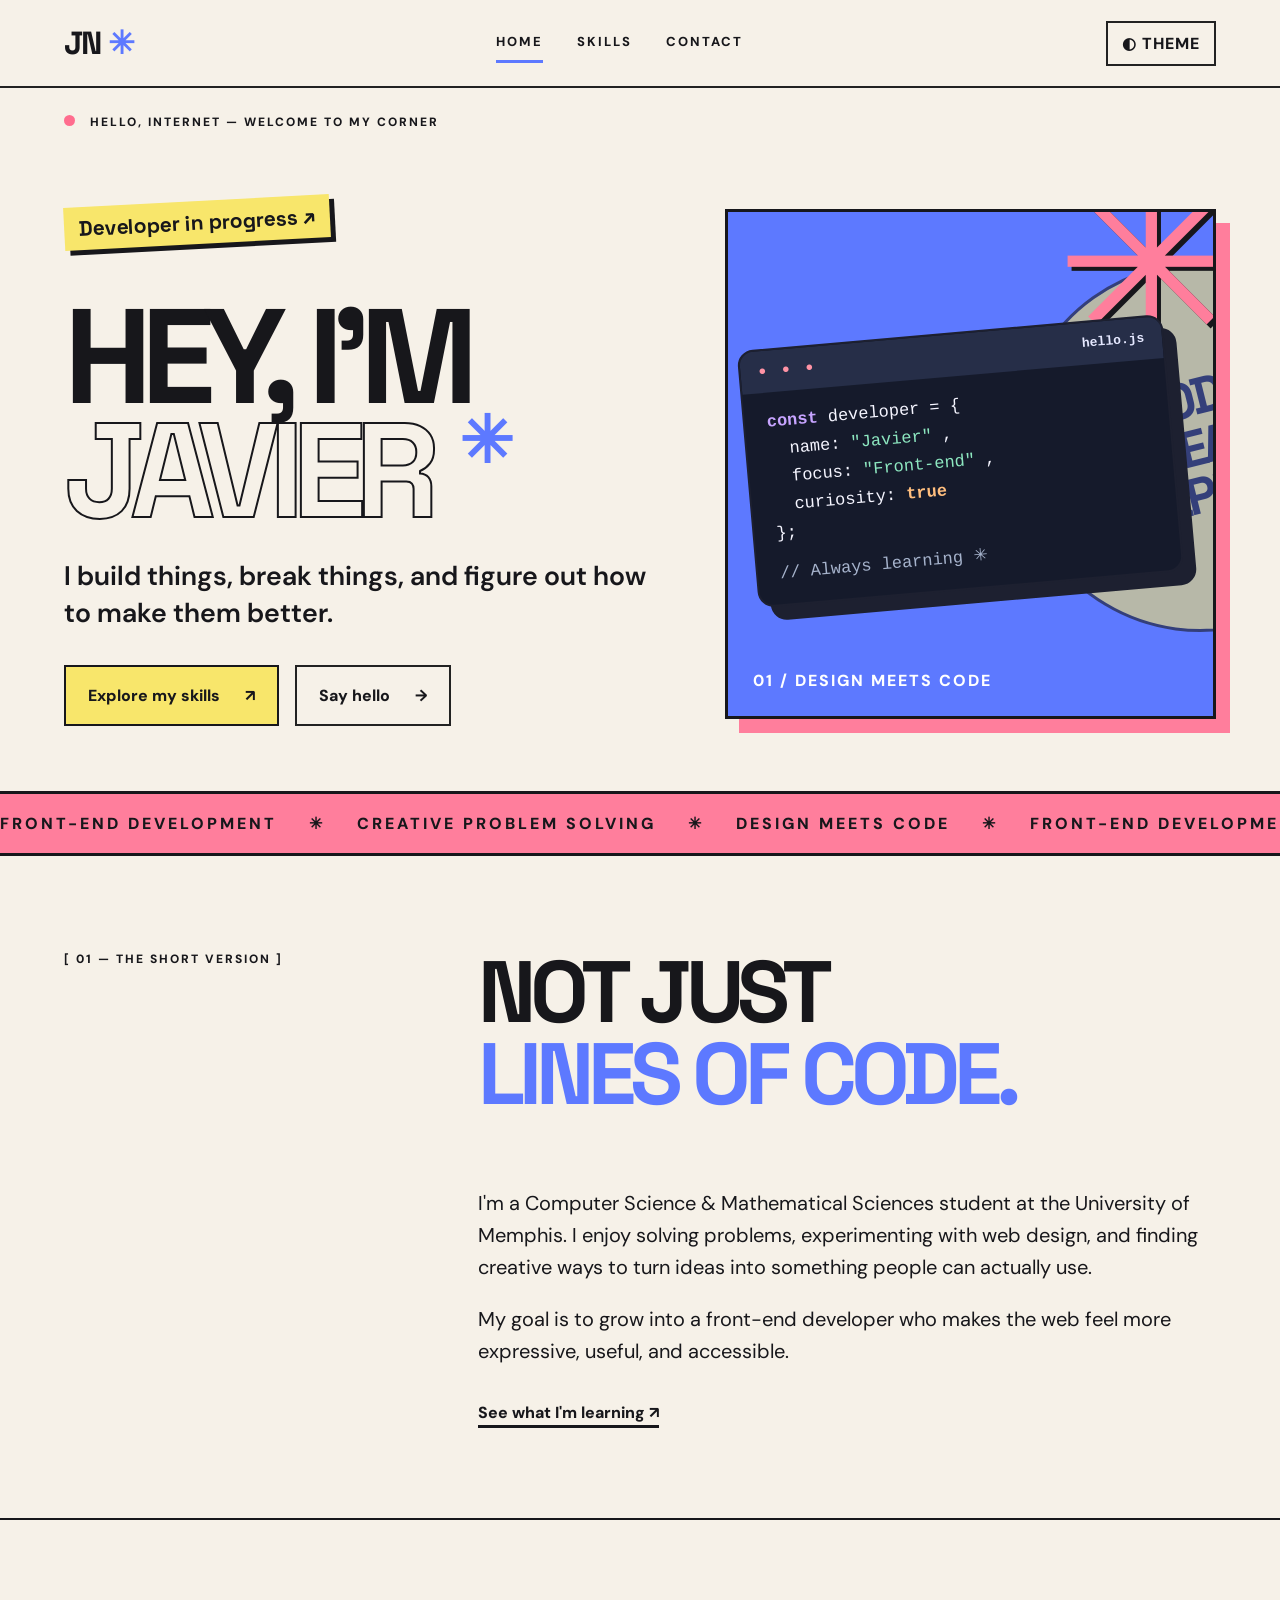
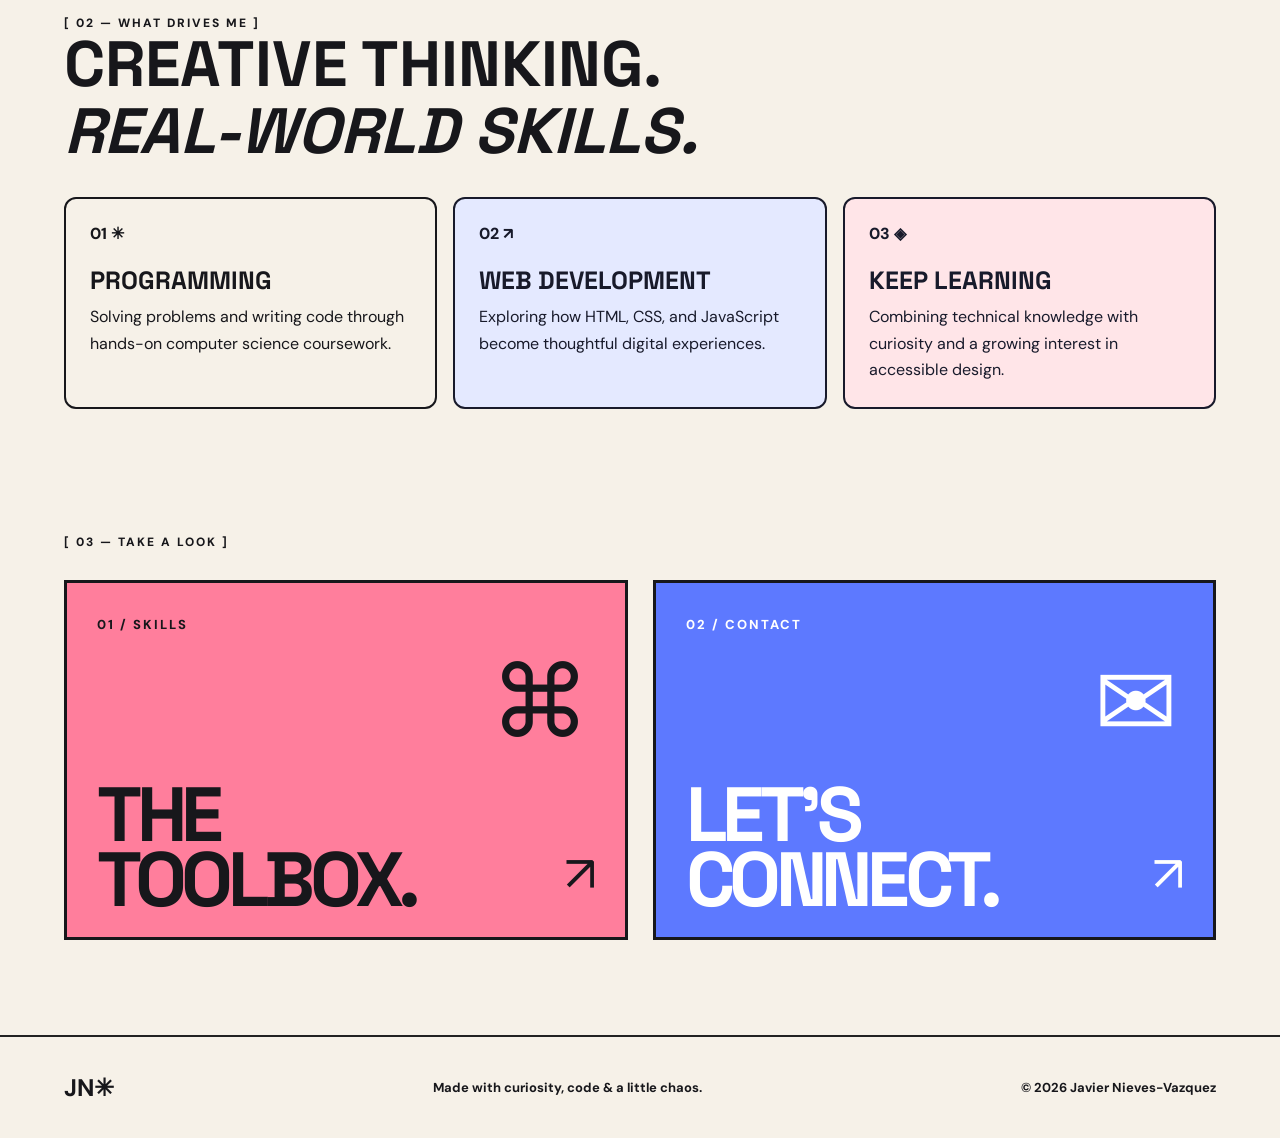
<file: index.html>
<!DOCTYPE html>
<html lang="en">
 <head>
  <meta charset="utf-8"/>
  <meta content="width=device-width,initial-scale=1" name="viewport"/>
  <meta content="Creative personal portfolio of Javier Nieves-Vazquez, Computer Science and Mathematical Sciences student." name="description"/>
  <meta content="#f6f1e8" name="theme-color"/>
  <title>
   Home | Javier Nieves-Vazquez
  </title>
  <link href="css/style.css" rel="stylesheet"/>
  <script defer="" src="js/script.js">
  </script>
 </head>
 <body data-page="home">
  <a class="skip-link" href="#main">
   Skip to main content
  </a>
  <header class="site-header">
   <a aria-label="Javier Nieves-Vazquez home" class="brand" href="index.html">
    JN
    <span>
     ✳
    </span>
   </a>
   <button aria-controls="site-nav" aria-expanded="false" aria-label="Toggle navigation" class="menu-toggle" type="button">
    ☰ Menu
   </button>
   <nav aria-label="Main navigation" id="site-nav">
    <a data-page="home" href="index.html">
     Home
    </a>
    <a data-page="skills" href="skills.html">
     Skills
    </a>
    <a data-page="contact" href="contact.html">
     Contact
    </a>
   </nav>
   <button aria-label="Switch color theme" class="theme-toggle" type="button">
    ◐
    <span>
     Theme
    </span>
   </button>
  </header>
  <main id="main">
   <section class="hero">
    <div class="hero-eyebrow">
     <span class="dot">
     </span>
     HELLO, INTERNET &mdash; WELCOME TO MY CORNER
    </div>
    <div class="hero-grid">
     <div>
      <p class="scribble">
       Developer in progress &nearrow;
      </p>
      <h1>
       HEY, I'M
       <br/>
       <span class="outline">
        JAVIER
       </span>
       <span aria-hidden="true" class="asterisk">
        ✳
       </span>
      </h1>
      <p class="hero-lede">
       I build things, break things, and figure out how to make them better.
      </p>
      <div class="hero-actions">
       <a class="button button-primary" href="skills.html">
        Explore my skills
        <span aria-hidden="true">
         &nearrow;
        </span>
       </a>
       <a class="button button-ghost" href="contact.html">
        Say hello
        <span aria-hidden="true">
         &rarr;
        </span>
       </a>
      </div>
     </div>
     <div aria-label="Decorative coding illustration" class="hero-art hybrid-art">
      <div aria-hidden="true" class="art-disc hybrid-disc">
       <span>
        CODE
        <br/>
        CREATE
        <br/>
        REPEAT
       </span>
      </div>
      <div aria-hidden="true" class="hybrid-code">
       <div class="code-top">
        <span class="code-dots">
         ● ● ●
        </span>
        <span>
         hello.js
        </span>
       </div>
       <div class="code-lines">
        <p>
         <b>
          const
         </b>
         developer = {
        </p>
        <p>
         &nbsp; name:
         <em>
          "Javier"
         </em>
         ,
        </p>
        <p>
         &nbsp; focus:
         <em>
          "Front-end"
         </em>
         ,
        </p>
        <p>
         &nbsp; curiosity:
         <strong>
          true
         </strong>
        </p>
        <p>
         };
        </p>
        <p class="code-comment">
         // Always learning ✳
        </p>
       </div>
      </div>
      <div aria-hidden="true" class="art-spark">
       ✳
      </div>
      <div class="art-label">
       01 / DESIGN MEETS CODE
      </div>
     </div>
    </div>
    <div aria-label="Interests" class="ticker">
     <div>
      FRONT-END DEVELOPMENT
      <span>
       ✳
      </span>
      CREATIVE PROBLEM SOLVING
      <span>
       ✳
      </span>
      DESIGN MEETS CODE
      <span>
       ✳
      </span>
      FRONT-END DEVELOPMENT
      <span>
       ✳
      </span>
     </div>
    </div>
   </section>
   <section class="intro section-wrap">
    <div class="section-index">
     [ 01 &mdash; THE SHORT VERSION ]
    </div>
    <div>
     <h2>
      NOT JUST
      <br/>
      <em>
       LINES OF CODE.
      </em>
     </h2>
     <p>
      I'm a Computer Science &amp; Mathematical Sciences student at the University of Memphis. I enjoy solving problems, experimenting with web design, and finding creative ways to turn ideas into something people can actually use.
     </p>
     <p>
      My goal is to grow into a front-end developer who makes the web feel more expressive, useful, and accessible.
     </p>
     <a class="text-link" href="skills.html">
      See what I'm learning
      <span aria-hidden="true">
       &nearrow;
      </span>
     </a>
    </div>
   </section>
   <section aria-labelledby="focus-title" class="hybrid-focus section-wrap">
    <div class="section-index">
     [ 02 &mdash; WHAT DRIVES ME ]
    </div>
    <div>
     <h2 id="focus-title">
      CREATIVE THINKING.
      <br/>
      <em>
       REAL-WORLD SKILLS.
      </em>
     </h2>
     <div class="hybrid-feature-grid">
      <article>
       <span aria-hidden="true">
        01 ✳
       </span>
       <h3>
        PROGRAMMING
       </h3>
       <p>
        Solving problems and writing code through hands-on computer science coursework.
       </p>
      </article>
      <article>
       <span aria-hidden="true">
        02 &nearrow;
       </span>
       <h3>
        WEB DEVELOPMENT
       </h3>
       <p>
        Exploring how HTML, CSS, and JavaScript become thoughtful digital experiences.
       </p>
      </article>
      <article>
       <span aria-hidden="true">
        03 ◈
       </span>
       <h3>
        KEEP LEARNING
       </h3>
       <p>
        Combining technical knowledge with curiosity and a growing interest in accessible design.
       </p>
      </article>
     </div>
    </div>
   </section>
   <section class="cards-section section-wrap">
    <div class="section-index">
     [ 03 &mdash; TAKE A LOOK ]
    </div>
    <div class="cards">
     <a class="feature-card pink" href="skills.html">
      <span class="card-num">
       01 / SKILLS
      </span>
      <span aria-hidden="true" class="card-symbol">
       ⌘
      </span>
      <h3>
       THE
       <br/>
       TOOLBOX.
      </h3>
      <span aria-hidden="true" class="card-arrow">
       &nearrow;
      </span>
     </a>
     <a class="feature-card blue" href="contact.html">
      <span class="card-num">
       02 / CONTACT
      </span>
      <span aria-hidden="true" class="card-symbol">
       ✉
      </span>
      <h3>
       LET'S
       <br/>
       CONNECT.
      </h3>
      <span aria-hidden="true" class="card-arrow">
       &nearrow;
      </span>
     </a>
    </div>
   </section>
  </main>
  <footer class="footer">
   <strong>
    JN✳
   </strong>
   <span>
    Made with curiosity, code &amp; a little chaos.
   </span>
   <span>
    &copy;
    <span id="year">
     2026
    </span>
    Javier Nieves-Vazquez
   </span>
  </footer>
 </body>
</html>
</file>
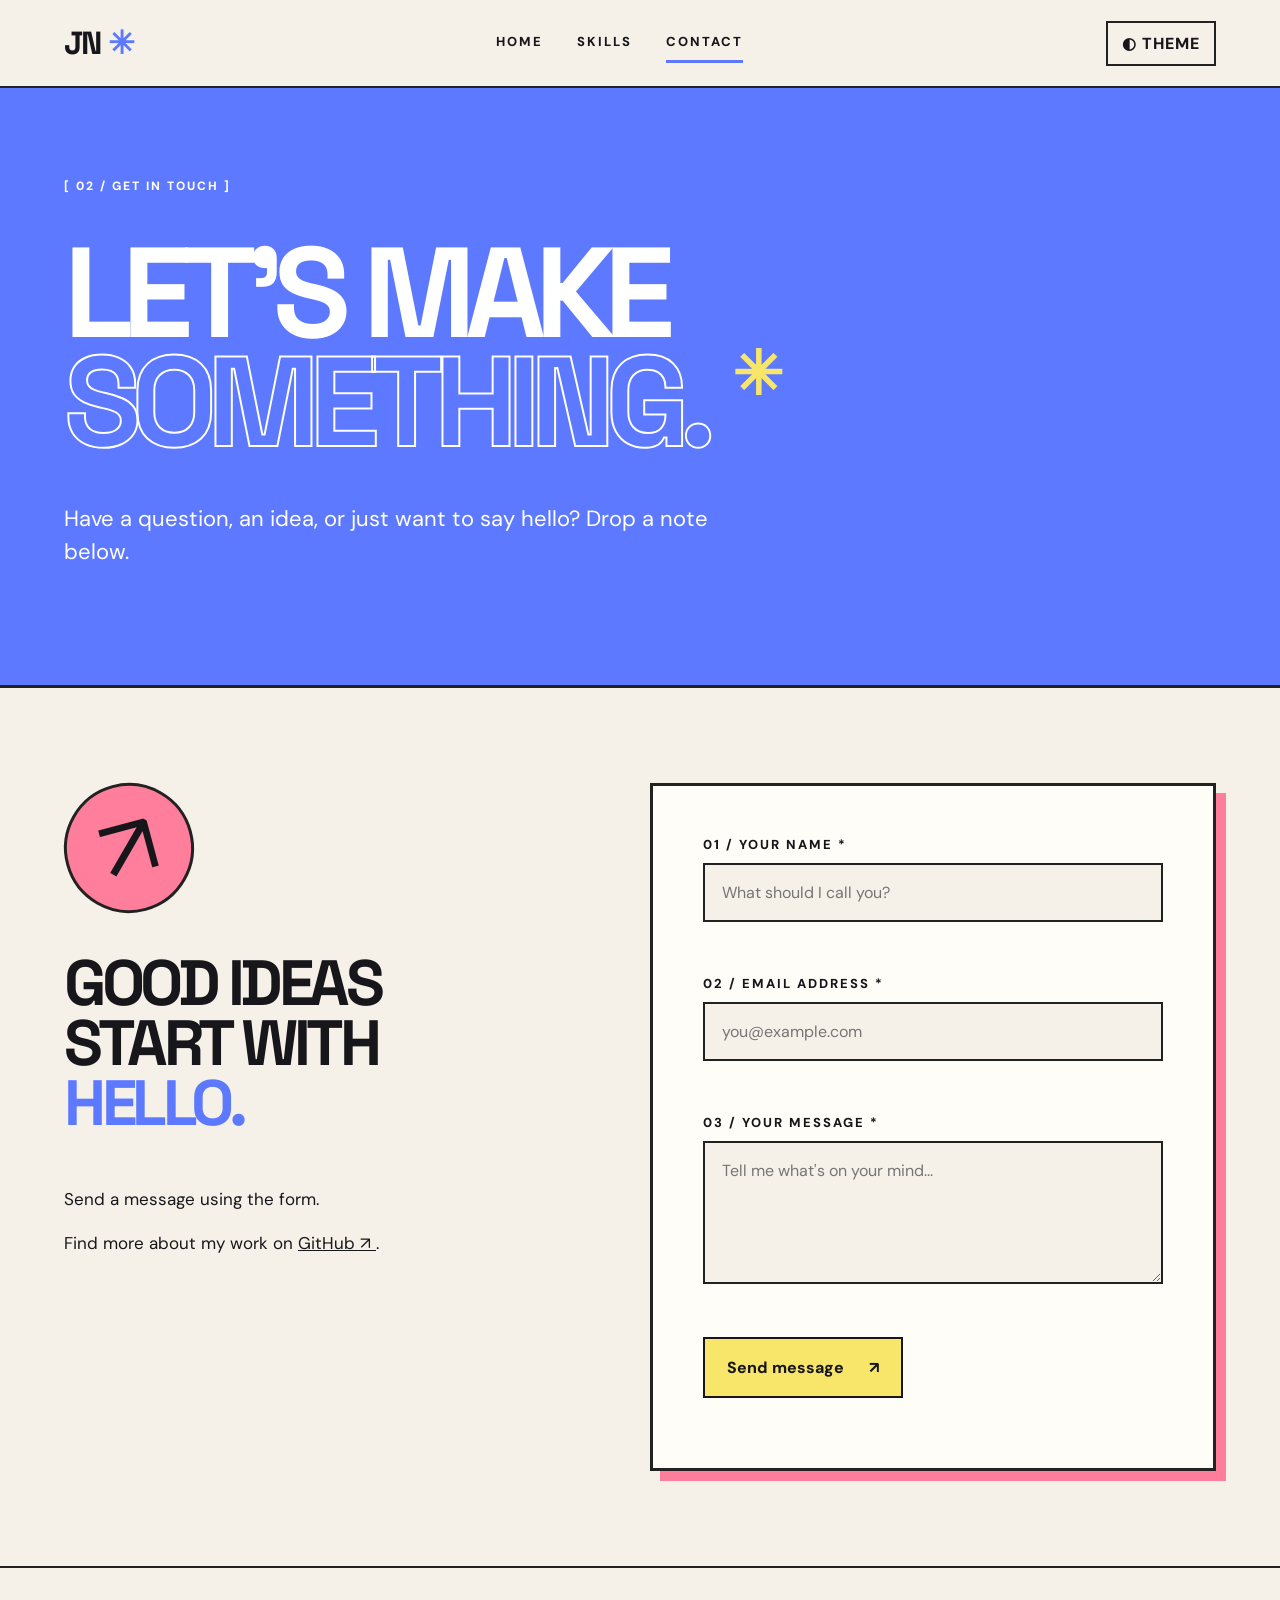
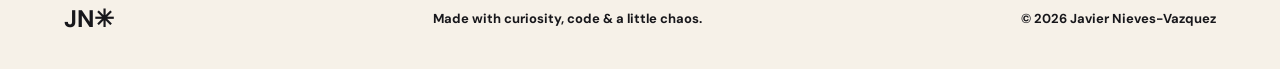
<file: contact.html>
<!DOCTYPE html>
<html lang="en">
 <head>
  <meta charset="utf-8"/>
  <meta content="width=device-width,initial-scale=1" name="viewport"/>
  <meta content="Contact page for the personal portfolio of Javier Nieves-Vazquez." name="description"/>
  <meta content="#f6f1e8" name="theme-color"/>
  <title>
   Contact | Javier Nieves-Vazquez
  </title>
  <link href="css/style.css" rel="stylesheet"/>
  <script defer="" src="js/script.js">
  </script>
 </head>
 <body data-page="contact">
  <a class="skip-link" href="#main">
   Skip to main content
  </a>
  <header class="site-header">
   <a aria-label="Javier Nieves-Vazquez home" class="brand" href="index.html">
    JN
    <span>
     ✳
    </span>
   </a>
   <button aria-controls="site-nav" aria-expanded="false" aria-label="Toggle navigation" class="menu-toggle" type="button">
    ☰ Menu
   </button>
   <nav aria-label="Main navigation" id="site-nav">
    <a data-page="home" href="index.html">
     Home
    </a>
    <a data-page="skills" href="skills.html">
     Skills
    </a>
    <a data-page="contact" href="contact.html">
     Contact
    </a>
   </nav>
   <button aria-label="Switch color theme" class="theme-toggle" type="button">
    ◐
    <span>
     Theme
    </span>
   </button>
  </header>
  <main id="main">
   <section class="page-hero contact-hero">
    <p class="section-index">
     [ 02 / GET IN TOUCH ]
    </p>
    <h1>
     LET'S MAKE
     <br/>
     <span class="outline">
      SOMETHING.
     </span>
     <span aria-hidden="true" class="asterisk">
      ✳
     </span>
    </h1>
    <p>
     Have a question, an idea, or just want to say hello? Drop a note below.
    </p>
   </section>
   <section class="section-wrap contact-layout">
    <aside class="contact-side">
     <span aria-hidden="true" class="big-stamp">
      &nearrow;
     </span>
     <h2>
      GOOD IDEAS
      <br/>
      START WITH
      <br/>
      <em>
       HELLO.
      </em>
     </h2>
     <p>
      Send a message using the form.
     </p>
     <p>
      Find more about my work on
      <a href="https://github.com/JavierNieves42" rel="noopener noreferrer" target="_blank">
       GitHub
       <span class="sr-only">
        (opens in a new tab)
       </span>
       &nearrow;
      </a>
      .
     </p>
    </aside>
    <form action="https://formspree.io/f/xljbrnnw" class="contact-form" id="contact-form" method="POST" novalidate="">
     <input name="_subject" type="hidden" value="New message from Javier portfolio"/>
     <div class="field">
      <label for="name">
       01 / YOUR NAME
       <span aria-hidden="true">
        *
       </span>
      </label>
      <input aria-describedby="name-error" autocomplete="name" id="name" maxlength="100" name="name" placeholder="What should I call you?" required="" type="text"/>
      <small class="error" id="name-error">
      </small>
     </div>
     <div class="field">
      <label for="email">
       02 / EMAIL ADDRESS
       <span aria-hidden="true">
        *
       </span>
      </label>
      <input aria-describedby="email-error" autocomplete="email" id="email" name="email" placeholder="you@example.com" required="" type="email"/>
      <small class="error" id="email-error">
      </small>
     </div>
     <div class="field">
      <label for="message">
       03 / YOUR MESSAGE
       <span aria-hidden="true">
        *
       </span>
      </label>
      <textarea aria-describedby="message-error" id="message" maxlength="2000" minlength="10" name="message" placeholder="Tell me what's on your mind..." required="" rows="5"></textarea>
      <small class="error" id="message-error">
      </small>
     </div>
     <button class="button button-primary submit-button" type="submit">
      Send message
      <span aria-hidden="true">
       &nearrow;
      </span>
     </button>
     <p aria-live="polite" class="form-status" id="form-status" role="status">
     </p>
    </form>
   </section>
  </main>
  <footer class="footer">
   <strong>
    JN✳
   </strong>
   <span>
    Made with curiosity, code &amp; a little chaos.
   </span>
   <span>
    &copy;
    <span id="year">
     2026
    </span>
    Javier Nieves-Vazquez
   </span>
  </footer>
 </body>
</html>
</file>
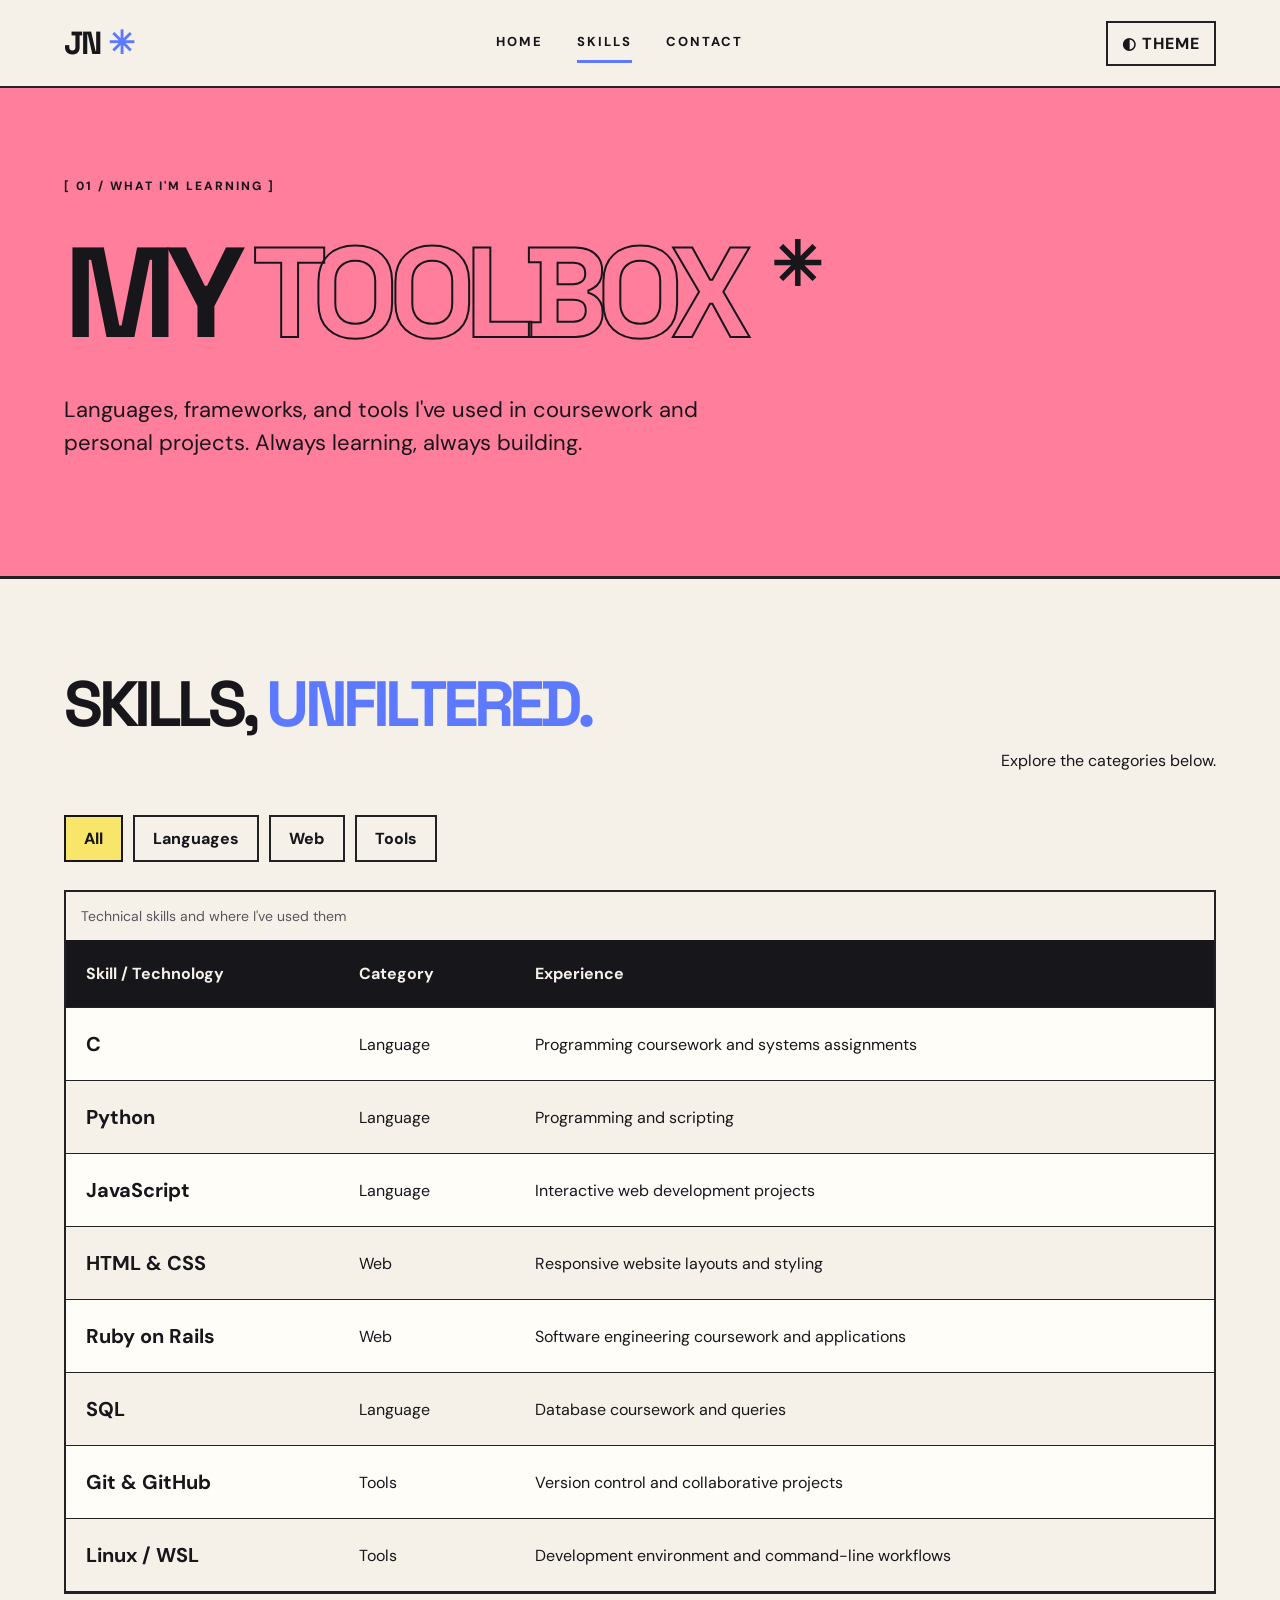
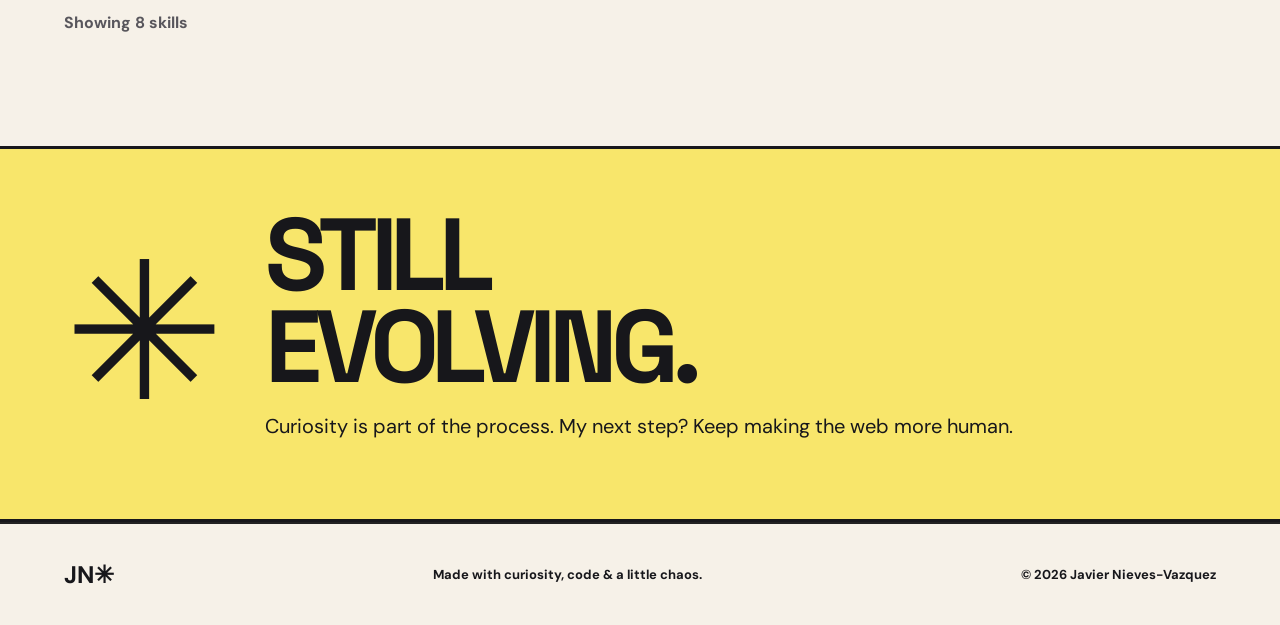
<file: skills.html>
<!DOCTYPE html>
<html lang="en">
 <head>
  <meta charset="utf-8"/>
  <meta content="width=device-width,initial-scale=1" name="viewport"/>
  <meta content="Technical skills and technologies learned by Javier Nieves-Vazquez." name="description"/>
  <meta content="#f6f1e8" name="theme-color"/>
  <title>
   Skills | Javier Nieves-Vazquez
  </title>
  <link href="css/style.css" rel="stylesheet"/>
  <script defer="" src="js/script.js">
  </script>
 </head>
 <body data-page="skills">
  <a class="skip-link" href="#main">
   Skip to main content
  </a>
  <header class="site-header">
   <a aria-label="Javier Nieves-Vazquez home" class="brand" href="index.html">
    JN
    <span>
     ✳
    </span>
   </a>
   <button aria-controls="site-nav" aria-expanded="false" aria-label="Toggle navigation" class="menu-toggle" type="button">
    ☰ Menu
   </button>
   <nav aria-label="Main navigation" id="site-nav">
    <a data-page="home" href="index.html">
     Home
    </a>
    <a data-page="skills" href="skills.html">
     Skills
    </a>
    <a data-page="contact" href="contact.html">
     Contact
    </a>
   </nav>
   <button aria-label="Switch color theme" class="theme-toggle" type="button">
    ◐
    <span>
     Theme
    </span>
   </button>
  </header>
  <main id="main">
   <section class="page-hero skills-hero">
    <p class="section-index">
     [ 01 / WHAT I'M LEARNING ]
    </p>
    <h1>
     MY
     <span class="outline">
      TOOLBOX
     </span>
     <span aria-hidden="true" class="asterisk">
      ✳
     </span>
    </h1>
    <p>
     Languages, frameworks, and tools I've used in coursework and personal projects. Always learning, always building.
    </p>
   </section>
   <section class="section-wrap table-section">
    <div class="table-heading">
     <h2>
      SKILLS,
      <em>
       UNFILTERED.
      </em>
     </h2>
     <p>
      Explore the categories below.
     </p>
    </div>
    <div aria-label="Filter skills" class="filter-group" role="group">
     <button aria-pressed="true" class="filter active" data-filter="all">
      All
     </button>
     <button aria-pressed="false" class="filter" data-filter="language">
      Languages
     </button>
     <button aria-pressed="false" class="filter" data-filter="web">
      Web
     </button>
     <button aria-pressed="false" class="filter" data-filter="tools">
      Tools
     </button>
    </div>
    <div class="table-scroll">
     <table>
      <caption>
       Technical skills and where I've used them
      </caption>
      <thead>
       <tr>
        <th scope="col">
         Skill / Technology
        </th>
        <th scope="col">
         Category
        </th>
        <th scope="col">
         Experience
        </th>
       </tr>
      </thead>
      <tbody>
       <tr data-category="language">
        <th scope="row">
         C
        </th>
        <td>
         Language
        </td>
        <td>
         Programming coursework and systems assignments
        </td>
       </tr>
       <tr data-category="language">
        <th scope="row">
         Python
        </th>
        <td>
         Language
        </td>
        <td>
         Programming and scripting
        </td>
       </tr>
       <tr data-category="language">
        <th scope="row">
         JavaScript
        </th>
        <td>
         Language
        </td>
        <td>
         Interactive web development projects
        </td>
       </tr>
       <tr data-category="web">
        <th scope="row">
         HTML &amp; CSS
        </th>
        <td>
         Web
        </td>
        <td>
         Responsive website layouts and styling
        </td>
       </tr>
       <tr data-category="web">
        <th scope="row">
         Ruby on Rails
        </th>
        <td>
         Web
        </td>
        <td>
         Software engineering coursework and applications
        </td>
       </tr>
       <tr data-category="language">
        <th scope="row">
         SQL
        </th>
        <td>
         Language
        </td>
        <td>
         Database coursework and queries
        </td>
       </tr>
       <tr data-category="tools">
        <th scope="row">
         Git &amp; GitHub
        </th>
        <td>
         Tools
        </td>
        <td>
         Version control and collaborative projects
        </td>
       </tr>
       <tr data-category="tools">
        <th scope="row">
         Linux / WSL
        </th>
        <td>
         Tools
        </td>
        <td>
         Development environment and command-line workflows
        </td>
       </tr>
      </tbody>
     </table>
    </div>
    <p aria-live="polite" class="table-note" id="filter-count">
     Showing 8 skills
    </p>
   </section>
   <section class="callout">
    <span aria-hidden="true">
     ✳
    </span>
    <div>
     <h2>
      STILL
      <br/>
      EVOLVING.
     </h2>
     <p>
      Curiosity is part of the process. My next step? Keep making the web more human.
     </p>
    </div>
   </section>
  </main>
  <footer class="footer">
   <strong>
    JN✳
   </strong>
   <span>
    Made with curiosity, code &amp; a little chaos.
   </span>
   <span>
    &copy;
    <span id="year">
     2026
    </span>
    Javier Nieves-Vazquez
   </span>
  </footer>
 </body>
</html>
</file>
<file: css/style.css>
@import url('https://fonts.googleapis.com/css2?family=DM+Sans:wght@400;500;600;700;800&family=Space+Grotesk:wght@400;500;600;700&display=swap');
:root {
    --paper:#f6f1e8;
    --ink:#17171b;
    --pink:#ff7e9c;
    --blue:#5d79ff;
    --yellow:#f8e66b;
    --muted:#58565c;
    --line:#222;
    --surface:#fffdf8
}
* {
    box-sizing:border-box
}
html {
    scroll-behavior:smooth
}
body {
    margin:0;
    background:var(--paper);
    color:var(--ink);
    font-family:'DM Sans',Arial,sans-serif
}
body.dark {
    --paper:#191921;
    --ink:#f7f2e8;
    --surface:#252530;
    --muted:#d1cbd1;
    --line:#f7f2e8
}
a {
    color:inherit
}
button,input,textarea {
    font:inherit
}
button {
    cursor:pointer
}
.skip-link {
    position:absolute;
    top:-60px;
    left:10px;
    background:var(--yellow);
    color:#17171b;
    padding:12px;
    z-index:100
}
.skip-link:focus {
    top:10px
}
:focus-visible {
    outline:3px solid #ff4f75;
    outline-offset:4px
}
.site-header {
    height:88px;
    display:flex;
    align-items:center;
    gap:30px;
    padding:0 clamp(20px,5vw,90px);
    border-bottom:2px solid var(--line)
}
.brand {
    text-decoration:none;
    font:700 32px 'Space Grotesk',sans-serif;
    letter-spacing:-3px;
    white-space:nowrap
}
.brand span {
    color:var(--blue);
    margin-left:4px
}
.site-header nav {
    display:flex;
    gap:34px;
    margin:auto
}
.site-header nav a {
    font-weight:800;
    font-size:13px;
    text-transform:uppercase;
    letter-spacing:2px;
    text-decoration:none;
    padding:10px 0;
    border-bottom:3px solid transparent
}
.site-header nav a:hover,.site-header nav a[aria-current=page] {
    border-color:var(--blue)
}
.theme-toggle,.menu-toggle {
    border:2px solid var(--line);
    background:transparent;
    color:var(--ink);
    padding:10px 14px;
    font-weight:800;
    text-transform:uppercase;
    letter-spacing:1px
}
.menu-toggle {
    display:none
}
.hero {
    overflow:hidden
}
.hero-eyebrow,.section-index {
    font-size:12px;
    font-weight:800;
    letter-spacing:2px;
    text-transform:uppercase
}
.hero-eyebrow {
    padding:26px clamp(20px,5vw,90px)
}
.dot {
    display:inline-block;
    background:#ff6d8e;
    width:11px;
    height:11px;
    border-radius:50%;
    margin-right:10px
}
.hero-grid {
    display:grid;
    grid-template-columns:1.12fr .88fr;
    min-height:620px;
    padding:45px clamp(20px,5vw,90px) 65px;
    gap:35px;
    align-items:center
}
.scribble {
    font:700 21px 'Space Grotesk';
    transform:rotate(-3deg);
    display:inline-block;
    background:var(--yellow);
    color:#17171b;
    padding:8px 14px;
    box-shadow:5px 5px 0 var(--ink)
}
h1,h2,h3,p {
    margin-top:0
}
h1,h2,h3 {
    font-family:'Space Grotesk',sans-serif
}
h1 {
    font-size:clamp(65px,10.5vw,172px);
    letter-spacing:-.085em;
    line-height:.85;
    margin:35px 0 30px;
    font-weight:700
}
.outline {
    -webkit-text-stroke:2px var(--ink);
    color:transparent
}
.asterisk {
    font-size:.48em;
    color:var(--blue);
    vertical-align:top;
    margin-left:8px;
    -webkit-text-stroke:0
}
.hero-lede {
    font-size:clamp(20px,2.1vw,28px);
    font-weight:600;
    max-width:590px;
    line-height:1.35
}
.hero-actions {
    display:flex;
    flex-wrap:wrap;
    gap:16px;
    margin-top:34px
}
.button {
    display:inline-flex;
    gap:25px;
    align-items:center;
    justify-content:space-between;
    padding:18px 22px;
    border:2px solid var(--line);
    text-decoration:none;
    font-weight:800;
    transition:transform .2s,box-shadow .2s
}
.button:hover {
    transform:translate(-3px,-3px);
    box-shadow:5px 5px 0 var(--ink)
}
.button-primary {
    background:var(--yellow);
    color:#17171b;
    border-color:#17171b
}
.button-ghost {
    background:transparent
}
.hero-art {
    position:relative;
    min-height:510px;
    background:var(--blue);
    border:3px solid #17171b;
    overflow:hidden;
    box-shadow:14px 14px 0 var(--pink)
}
.art-disc {
    position:absolute;
    width:370px;
    height:370px;
    border-radius:50%;
    background:var(--yellow);
    top:60px;
    left:50%;
    transform:translateX(-50%) rotate(-12deg);
    display:grid;
    place-items:center;
    border:3px solid #17171b
}
.art-disc span {
    font:700 clamp(37px,4vw,64px)/.95 'Space Grotesk';
    letter-spacing:-4px;
    text-align:center;
    color:#17171b
}
.art-spark {
    position:absolute;
    top:-60px;
    right:-35px;
    color:var(--pink);
    font-size:230px;
    line-height:1;
    text-shadow:4px 4px 0 #17171b
}
.art-label {
    position:absolute;
    bottom:25px;
    left:25px;
    color:#fff;
    font-weight:800;
    letter-spacing:2px
}
.art-orbit {
    position:absolute;
    bottom:-100px;
    right:-60px;
    width:270px;
    height:270px;
    border:35px solid var(--pink);
    border-radius:50%
}
.ticker {
    background:var(--pink);
    border-block:3px solid #17171b;
    color:#17171b;
    white-space:nowrap;
    overflow:hidden;
    padding:19px 0;
    font-weight:800;
    letter-spacing:3px;
    font-size:16px
}
.ticker div {
    width:max-content;
    animation:marquee 25s linear infinite
}
.ticker span {
    padding:0 25px
}
@keyframes marquee {
    to {
        transform:translateX(-50%)
    }
}
.section-wrap {
    padding:95px clamp(20px,5vw,90px)
}
.intro {
    display:grid;
    grid-template-columns:1fr 2fr;
    gap:45px
}
.intro h2,.table-heading h2,.contact-side h2 {
    font-size:clamp(45px,6.8vw,96px);
    line-height:.94;
    letter-spacing:-.07em
}
.intro em,.table-heading em,.contact-side em {
    font-style:normal;
    color:var(--blue)
}
.intro p {
    max-width:750px;
    font-size:20px;
    line-height:1.6
}
.text-link {
    display:inline-block;
    margin-top:15px;
    font-weight:800;
    text-decoration-thickness:3px;
    text-underline-offset:7px
}
.cards-section {
    padding-top:30px
}
.cards {
    display:grid;
    grid-template-columns:1fr 1fr;
    gap:25px;
    margin-top:30px
}
.feature-card {
    position:relative;
    min-height:360px;
    border:3px solid #17171b;
    padding:30px;
    text-decoration:none;
    color:#17171b;
    transition:transform .2s
}
.feature-card:hover {
    transform:translateY(-8px)
}
.feature-card.pink {
    background:var(--pink)
}
.feature-card.blue {
    background:var(--blue);
    color:#fff
}
.card-num {
    font-weight:800;
    letter-spacing:2px;
    font-size:13px
}
.card-symbol {
    position:absolute;
    right:35px;
    top:55px;
    font-size:100px
}
.feature-card h3 {
    position:absolute;
    bottom:25px;
    left:30px;
    font-size:clamp(52px,6vw,95px);
    letter-spacing:-.07em;
    line-height:.85;
    margin:0
}
.card-arrow {
    position:absolute;
    right:30px;
    bottom:30px;
    font-size:50px
}
.footer {
    border-top:2px solid var(--line);
    padding:35px clamp(20px,5vw,90px);
    display:flex;
    justify-content:space-between;
    align-items:center;
    gap:15px;
    flex-wrap:wrap;
    font-size:13px;
    font-weight:700
}
.footer strong {
    font-size:24px
}
.page-hero {
    padding:90px clamp(20px,5vw,90px) 95px;
    border-bottom:3px solid var(--line)
}
.page-hero h1 {
    font-size:clamp(70px,10vw,160px);
    margin:45px 0
}
.page-hero p:last-child {
    max-width:660px;
    font-size:22px;
    line-height:1.5
}
.skills-hero {
    background:var(--pink);
    color:#17171b
}
.skills-hero .outline,.contact-hero .outline {
    -webkit-text-stroke-color:#17171b
}
.skills-hero .asterisk {
    color:#17171b
}
.contact-hero {
    background:var(--blue);
    color:#fff
}
.contact-hero .outline {
    -webkit-text-stroke-color:#fff
}
.contact-hero .asterisk {
    color:var(--yellow)
}
.table-heading {
    display:flex;
    justify-content:space-between;
    align-items:end;
    gap:25px
}
.table-heading h2 {
    font-size:clamp(42px,5vw,74px)
}
.filter-group {
    display:flex;
    gap:10px;
    flex-wrap:wrap;
    margin:28px 0
}
.filter {
    background:transparent;
    color:var(--ink);
    border:2px solid var(--line);
    padding:11px 18px;
    font-weight:800
}
.filter.active {
    background:var(--yellow);
    color:#17171b;
    border-color:#17171b
}
.table-scroll {
    overflow-x:auto;
    border:2px solid var(--line)
}
table {
    width:100%;
    border-collapse:collapse;
    min-width:600px
}
caption {
    text-align:left;
    padding:15px;
    font-size:14px;
    color:var(--muted)
}
thead {
    background:var(--ink);
    color:var(--paper)
}
th,td {
    text-align:left;
    padding:23px 20px;
    border-bottom:1px solid var(--line)
}
tbody tr:nth-child(odd) {
    background:var(--surface)
}
tbody th {
    font-size:20px
}
.table-note {
    margin:18px 0;
    color:var(--muted);
    font-weight:700
}
.callout {
    background:var(--yellow);
    color:#17171b;
    padding:60px clamp(20px,5vw,90px);
    display:flex;
    gap:40px;
    align-items:center;
    border-block:3px solid #17171b
}
.callout>span {
    font-size:clamp(90px,15vw,230px);
    line-height:1
}
.callout h2 {
    font-size:clamp(55px,8vw,120px);
    line-height:.9;
    letter-spacing:-.07em;
    margin-bottom:20px
}
.callout p {
    font-size:20px
}
.contact-layout {
    display:grid;
    grid-template-columns:1fr 1.2fr;
    gap:9vw
}
.big-stamp {
    display:grid;
    place-items:center;
    width:130px;
    height:130px;
    background:var(--pink);
    border:3px solid var(--line);
    border-radius:50%;
    font-size:90px;
    transform:rotate(-15deg);
    margin-bottom:40px
}
.contact-side h2 {
    font-size:clamp(42px,5vw,76px)
}
.contact-side p {
    font-size:17px;
    line-height:1.6;
    max-width:400px
}
.contact-form {
    border:3px solid var(--line);
    padding:clamp(22px,4vw,50px);
    background:var(--surface);
    box-shadow:10px 10px 0 var(--pink)
}
.field {
    margin-bottom:25px
}
.field label {
    display:block;
    font-size:13px;
    font-weight:800;
    letter-spacing:2px;
    margin-bottom:10px
}
.field input,.field textarea {
    display:block;
    width:100%;
    padding:17px;
    border:2px solid var(--line);
    background:var(--paper);
    color:var(--ink);
    border-radius:0
}
.field input[aria-invalid=true],.field textarea[aria-invalid=true] {
    border-color:#c52b46
}
.error {
    display:block;
    color:#c52b46;
    font-weight:800;
    min-height:22px;
    margin-top:6px
}
.form-status {
    margin:20px 0 0;
    font-weight:700;
    line-height:1.5
}
.form-status.success {
    padding:15px;
    background:#d7f8cf;
    color:#153b17;
    border:2px solid #153b17
}
.sr-only {
    position:absolute;
    width:1px;
    height:1px;
    padding:0;
    margin:-1px;
    overflow:hidden;
    clip:rect(0,0,0,0);
    white-space:nowrap;
    border:0
}
[hidden] {
    display:none!important
}
@media(max-width:900px) {
    .hero-grid,.intro,.contact-layout {
        grid-template-columns:1fr
    }
    .hero-art {
        min-height:440px
    }
    .hero-grid {
        padding-top:10px
    }
    .intro {
        gap:10px
    }
    .site-header nav {
        gap:18px
    }
    .table-heading {
        display:block
    }
}
@media(max-width:620px) {
    .site-header {
        height:auto;
        min-height:75px;
        flex-wrap:wrap;
        gap:10px;
        padding:15px 20px
    }
    .menu-toggle {
        display:block;
        margin-left:auto
    }
    .site-header nav {
        display:none;
        order:3;
        width:100%;
        flex-direction:column;
        gap:0;
        margin:0
    }
    .site-header nav.open {
        display:flex
    }
    .site-header nav a {
        padding:15px 0
    }
    .theme-toggle {
        padding:9px
    }
    .theme-toggle span {
        display:none
    }
    .hero-grid {
        min-height:auto
    }
    .hero-art {
        min-height:340px
    }
    .art-disc {
        width:260px;
        height:260px;
        top:35px
    }
    .art-disc span {
        font-size:42px
    }
    .art-spark {
        font-size:150px
    }
    .hero h1 {
        font-size:clamp(64px,16vw,100px)
    }
    .page-hero h1 {
        font-size:clamp(57px,13vw,90px)
    }
    .cards {
        grid-template-columns:1fr
    }
    .feature-card {
        min-height:310px
    }
    .callout {
        display:block
    }
    .callout>span {
        font-size:100px
    }
    .footer {
        display:block
    }
    .footer>* {
        display:block;
        margin:10px 0
    }
    .section-wrap {
        padding-top:60px;
        padding-bottom:60px
    }
}
@media(prefers-reduced-motion:reduce) {
    *,*:before,*:after {
        scroll-behavior:auto!important;
        animation:none!important;
        transition:none!important
    }
}
/* Hybrid edition: expressive editorial layout + polished developer code card */
.hybrid-art {
    isolation:isolate;
    overflow:hidden
}
.hybrid-disc {
    opacity:.58;
    transform:translate(45px,-10px) rotate(-14deg)
}
.hybrid-code {
    position:absolute;
    z-index:3;
    left:4%;
    right:8%;
    top:24%;
    border:2px solid #1d2030;
    border-radius:16px;
    background:#151a2b;
    color:#f5f5ff;
    box-shadow:12px 14px 0 #1d2030;
    transform:rotate(-5deg);
    overflow:hidden;
    text-align:left
}
.code-top {
    display:flex;
    justify-content:space-between;
    align-items:center;
    background:#262e48;
    padding:12px 18px;
    font:600 13px/1.4 ui-monospace,SFMono-Regular,Consolas,monospace;
    color:#e5e8ff
}
.code-dots {
    color:#ff93a5;
    letter-spacing:4px
}
.code-lines {
    padding:16px 22px;
    font:clamp(12px,1.5vw,17px)/1.65 ui-monospace,SFMono-Regular,Consolas,monospace
}
.code-lines p {
    margin:0;
    white-space:nowrap
}
.code-lines b {
    color:#c7a4ff
}
.code-lines em {
    color:#8de7c0;
    font-style:normal
}
.code-lines strong {
    color:#ffbe7e
}
.code-lines .code-comment {
    color:#a6b3cc;
    margin-top:12px
}
.hybrid-focus {
    border-top:2px solid currentColor
}
.hybrid-focus h2 {
    font-size:clamp(34px,5vw,68px);
    line-height:1.05;
    margin:0 0 32px
}
.hybrid-feature-grid {
    display:grid;
    grid-template-columns:repeat(3,minmax(0,1fr));
    gap:16px
}
.hybrid-feature-grid article {
    border:2px solid currentColor;
    border-radius:12px;
    padding:24px;
    min-width:0;
    background:var(--paper,#f6f1e8)
}
.hybrid-feature-grid article:nth-child(2) {
    background:#e4e9ff;
    color:#181a2b
}
.hybrid-feature-grid article:nth-child(3) {
    background:#ffe5e8;
    color:#181a2b
}
.hybrid-feature-grid article>span {
    font-weight:800
}
.hybrid-feature-grid h3 {
    font-size:clamp(18px,2vw,25px);
    margin:20px 0 8px
}
.hybrid-feature-grid p {
    line-height:1.65;
    margin:0
}
body.dark .hybrid-feature-grid article:first-child {
    background:#24283b
}
@media(max-width:760px) {
    .hybrid-feature-grid {
        grid-template-columns:1fr
    }
    .hybrid-code {
        left:2%;
        right:4%;
        top:20%
    }
}
@media(max-width:400px) {
    .code-lines {
        padding:12px;
        font-size:11px
    }
    .hybrid-code {
        left:1%;
        right:2%
    }
}

/* Contact page accessibility improvements */

.contact-hero .section-index {
    color: #FFFFFF;
}

.contact-hero p {
    color: #FFFFFF;
}
</file>
